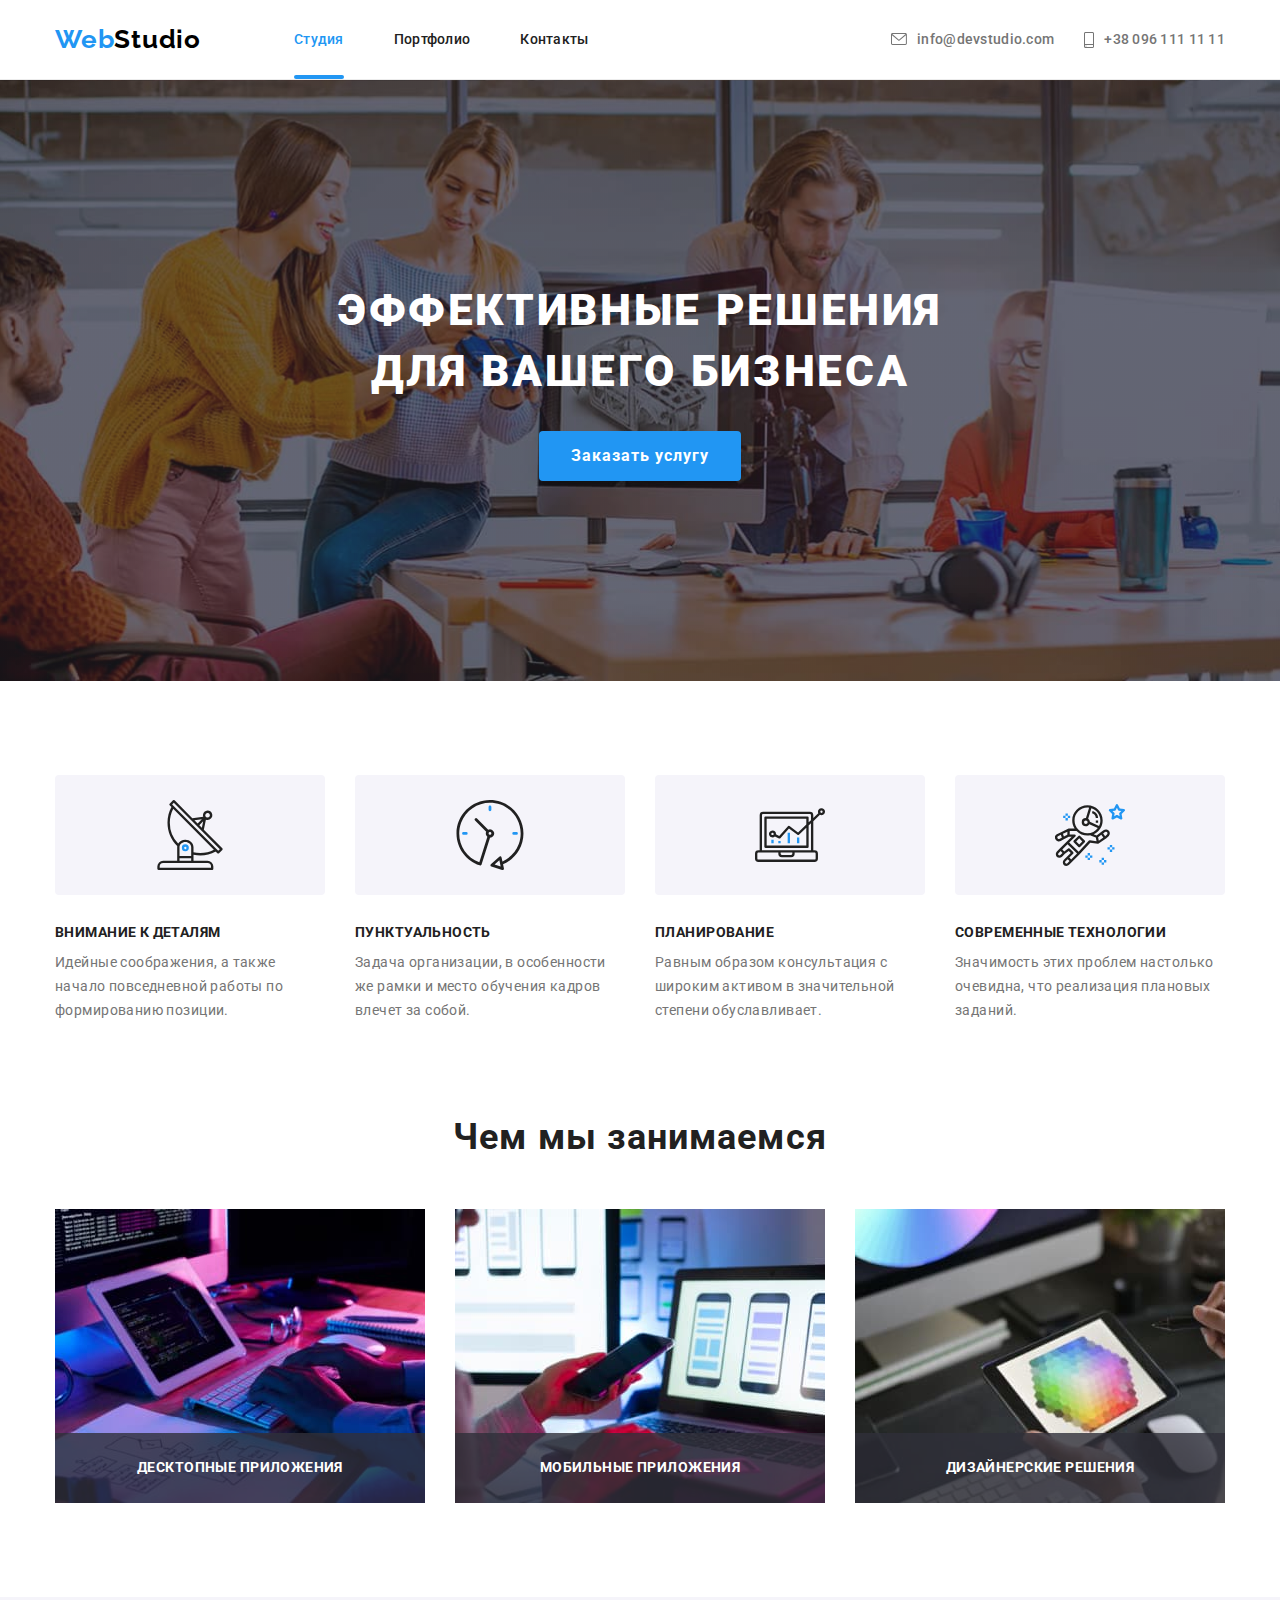
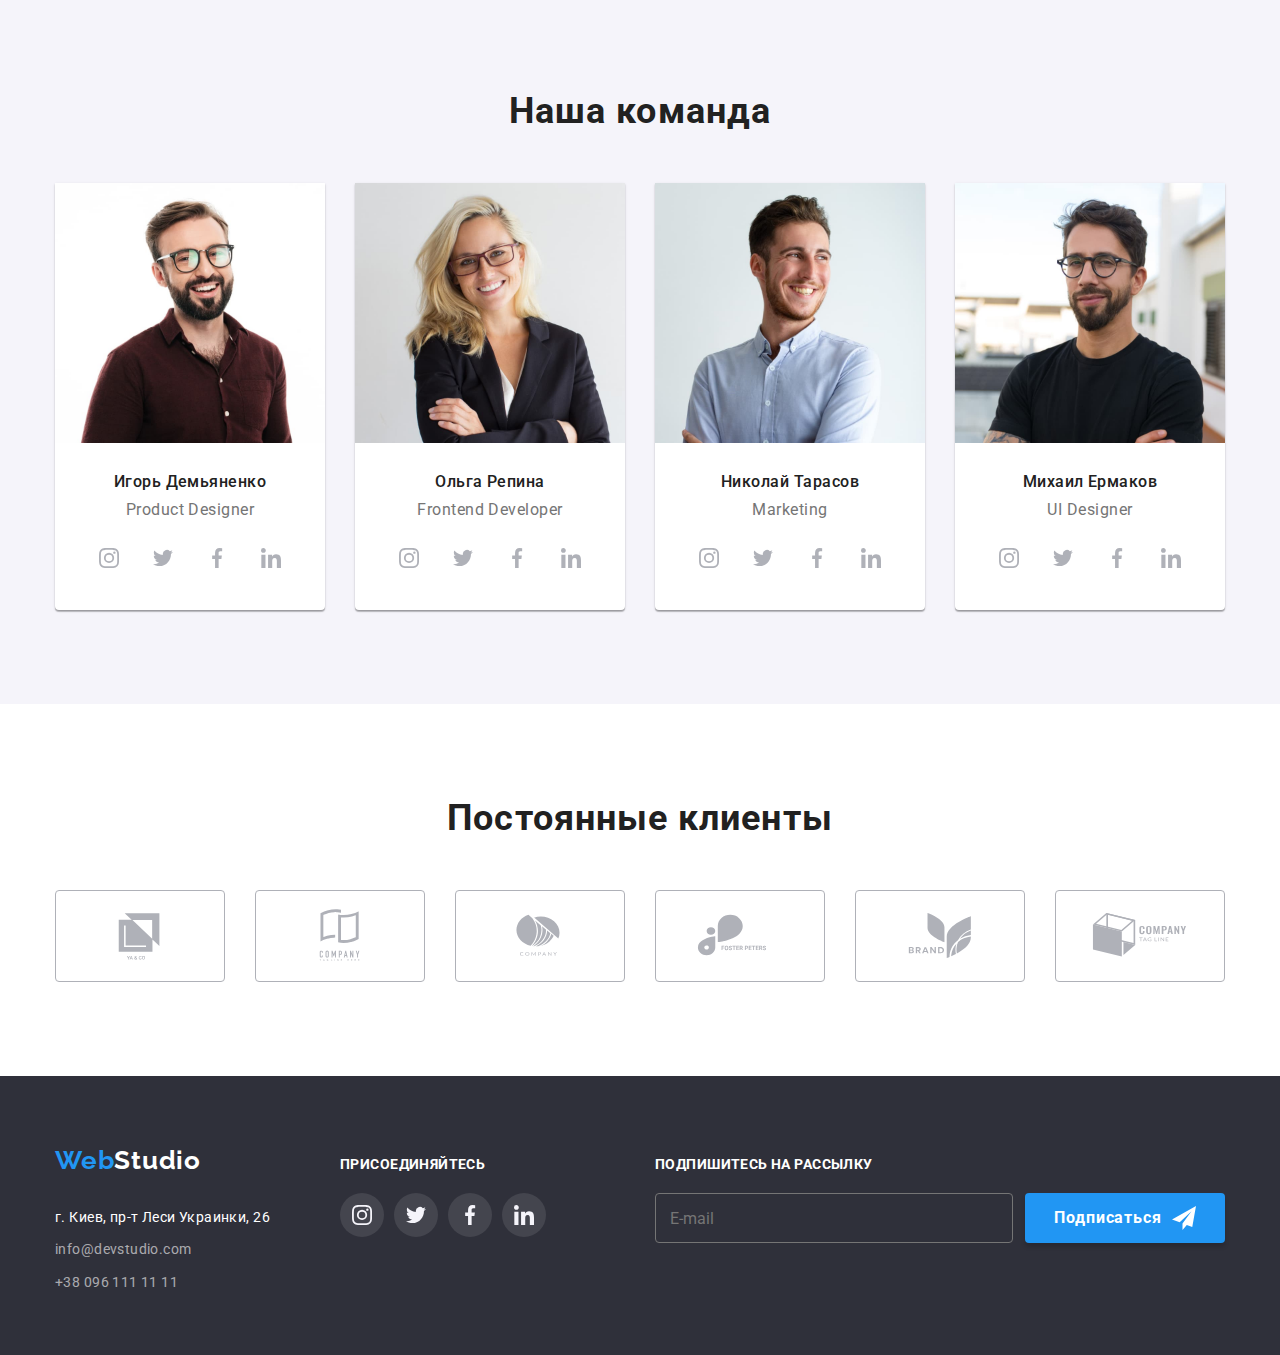
<file: index.html>
<!DOCTYPE html>
<html lang="ru">
<head>
	<meta charset="UTF-8">
	<meta http-equiv="X-UA-Compatible" content="IE=edge">
	<meta name="viewport" content="width=device-width, initial-scale=1.0">
	<title>Projects</title>
		<link href="https://fonts.googleapis.com/css2?family=Raleway:wght@700&family=Roboto:wght@400;500;700;900&display=swap" rel="stylesheet">
		<link
		rel="stylesheet"
		href="https://cdnjs.cloudflare.com/ajax/libs/modern-normalize/1.0.0/modern-normalize.min.css"
	  />
		<link rel="stylesheet" href="./css/styles.css">
</head>
<body>
	
	<!--Шапка сайта-->

	
	<header class="page-header line-up">
		<div class="container line-up">
			<!-- Nav -->
		<nav class="page-header__nav">
		<a class="logo" href="./index.html">Web<span class="page-header__text">Studio</span></a>
		<ul class="site-nav line-up">
			<li class="site-nav__item"> <a class="site-nav__link active" href="./index.html">Студия</a> </li>
			<li class="site-nav__item"><a class="site-nav__link" href="./portfolio.html">Портфолио</a></li>
			<li class="site-nav__item"><a class="site-nav__link" href="">Контакты</a></li>
		</ul>
	</nav>

<!-- Contakt -->

		<ul class="contakt">
	
			<li class="contakt__item"> 
			<a class="contakt__link" href="mailto:info@devstudio.com"><svg class="contakt__icon" width="16" height="12">
				<use href="./images/symbol-defs.svg#icon-envelope"></use>
			</svg>info@devstudio.com</a> 
		</li>

			<li class="contakt__item"> <a class="contakt__link" href="tel:+380961111111"><svg class="contakt__icon" width="10" height="16">
			<use href="./images/symbol-defs.svg#icon-smartphone"></use>
		</svg>+38 096 111 11 11</a> </li>
		</ul>
</div>
	</header>


	<!--Герой-->
<main>
		<section class="hero">
			<div class="container">
			<h1 class="hero__title">Эффективные решения <br> для вашего бизнеса</h1>
			
			<button data-modal-open class="hero__button" type="button">Заказать услугу</button> 
			 </div>
		</section>

		<!--Переваги-->
		
		<section class="benefits section">
			<div class="container">
			<h2 class="visually__hidden"> Переваги</h2>


			<ul class="benefits__content" >	
			<li class="benefits__item list"> <div class="benefits__block img__center"><svg class="benefits__icon" height="70" width="70">
				<use href="./images/symbol-defs.svg#icon-antenna-1"></use>
			</svg></div> <h3 class="benefits__title" >Внимание к деталям</h3> <p class="benefits__text">Идейные соображения, а также начало повседневной работы по формированию позиции.</p> </li>
			<li class="benefits__item list"><div class="benefits__block img__center"><svg class="benefits__icon" height="70" width="70">
				<use href="./images/symbol-defs.svg#icon-clock-1"></use>
			</svg></div><h3 class="benefits__title">Пунктуальность</h3> <p class="benefits__text">Задача организации, в особенности же рамки и место обучения кадров влечет за собой.</p> </li>
			<li class="benefits__item list"><div class="benefits__block img__center"><svg class="benefits__icon" height="70" width="70">
				<use href="./images/symbol-defs.svg#icon-diagram-1"></use>
			</svg></div><h3 class="benefits__title">Планирование</h3> <p class="benefits__text">Равным образом консультация с широким активом в значительной степени обуславливает.</p> </li>
			<li class="benefits__item list"><div class="benefits__block img__center"><svg class="benefits__icon" height="70" width="70">
				<use href="./images/symbol-defs.svg#icon-astronaut-1"></use>
			</svg></div><h3 class="benefits__title">Современные технологии</h3> <p class="benefits__text">Значимость этих проблем настолько очевидна, что реализация плановых заданий.</p> </li>
		</ul>
	</div>
		</section>

		<!--Чим ми заніиаємось-->
		
		<section class="work section">
			<div class="container">
			<h2 class="main__title">Чем мы занимаемся</h2>
			<ul class="work__content" >
				<li class="work__item list"> <div class="work__icon"><img src="./images/img.jpg" alt="Фото" width="370" height="294"> <p class="work__text">Десктопные приложения</p> </div></li>
				<li class="work__item list"> <div class="work__icon"> <img src="./images/img(1).jpg" alt="Фото" width="370" height="294"> <p class="work__text">Мобильные приложения</p> </div></li>
				<li class="work__item list"><div class="work__icon"><img src="./images/img(2).jpg" alt="Фото" width="370" height="294"> <p class="work__text">Дизайнерские решения</p> </div></li>
			</ul>
		</div>
		</section>

		<!--Команда-->
		
		<section class="team section ">
			<div class="container">
			<h2 class="main__title">Наша команда</h2>
			
				<ul class="team__content">
				<li class="team__item list">
					<img src="./images/img(3).jpg" alt="Product Designer" width="270" height="260"><div class="team__block"><h3 class="team__title">Игорь Демьяненко</h3> <p class="team__text">Product Designer</p>
					<ul class="team__social-block">
						<li class="team__social-item"><a href="#" class="team__social-link img__center">
						<svg class="team__social-icon" width="20" height="20">
								<use href="./images/symbol-defs.svg#icon-instagram-2"></use>
						</svg>
					</a></li>
					<li class="team__social-item"><a href="#" class="team__social-link img__center">
						<svg class="team__social-icon" width="20" height="20">
								<use href="./images/symbol-defs.svg#icon-twitter-1"></use>
						</svg>
					</a></li>
					<li class="team__social-item"><a href="#" class="team__social-link img__center">
						<svg class="team__social-icon" width="20" height="20">
								<use href="./images/symbol-defs.svg#icon-facebook-1"></use>
						</svg>
					</a></li>
					<li class="team__social-item"><a href="#" class="team__social-link img__center">
						<svg class="team__social-icon" width="20" height="20">
								<use href="./images/symbol-defs.svg#icon-linkedin-1"></use>
						</svg>
					</a>
				</ul></li>
				
						<li class="team__item list"><img src="./images/img(4).jpg" alt="Frontend Developer" width="270" height="260"><div class="team__block"><h3 class="team__title">Ольга Репина</h3> <p class="team__text">Frontend Developer</p>
							<ul class="team__social-block">
					<li class="team__social-item"><a href="#" class="team__social-link img__center">
					<svg class="team__social-icon" width="20" height="20">
							<use href="./images/symbol-defs.svg#icon-instagram-2"></use>
					</svg>
				</a></li>
				<li class="team__social-item"><a href="#" class="team__social-link img__center">
					<svg class="team__social-icon" width="20" height="20">
							<use href="./images/symbol-defs.svg#icon-twitter-1"></use>
					</svg>
				</a></li>
				<li class="team__social-item"><a href="#" class="team__social-link img__center">
					<svg class="team__social-icon" width="20" height="20">
							<use href="./images/symbol-defs.svg#icon-facebook-1"></use>
					</svg>
				</a></li>
				<li class="team__social-item"><a href="#" class="team__social-link img__center">
					<svg class="team__social-icon" width="20" height="20">
							<use href="./images/symbol-defs.svg#icon-linkedin-1"></use>
					</svg>
				</a>
			</ul></li>

				<li class="team__item list"><img src="./images/img(5).jpg" alt="Marketing" width="270" height="260"><div class="team__block"><h3 class="team__title">Николай Тарасов</h3> <p class="team__text">Marketing</p>
					<ul class="team__social-block">
					<li class="team__social-item"><a href="#" class="team__social-link img__center">
					<svg class="team__social-icon" width="20" height="20">
							<use href="./images/symbol-defs.svg#icon-instagram-2"></use>
					</svg>
				</a></li>
				<li class="team__social-item"><a href="#" class="team__social-link img__center">
					<svg class="team__social-icon" width="20" height="20">
							<use href="./images/symbol-defs.svg#icon-twitter-1"></use>
					</svg>
				</a></li>
				<li class="team__social-item"><a href="#" class="team__social-link img__center">
					<svg class="team__social-icon" width="20" height="20">
							<use href="./images/symbol-defs.svg#icon-facebook-1"></use>
					</svg>
				</a></li>
				<li class="team__social-item"><a href="#" class="team__social-link img__center">
					<svg class="team__social-icon" width="20" height="20">
							<use href="./images/symbol-defs.svg#icon-linkedin-1"></use>
					</svg>
				</a>
			</ul></li>

				<li class="team__item list"><img src="./images/img(6).jpg" alt="UI Designer" width="270" height="260"><div class="team__block"><h3 class="team__title">Михаил Ермаков</h3> <p class="team__text">UI Designer</p>
					<ul class="team__social-block">
					<li class="team__social-item"><a href="#" class="team__social-link img__center">
					<svg class="team__social-icon" width="20" height="20">
							<use href="./images/symbol-defs.svg#icon-instagram-2"></use>
					</svg>
				</a></li>
				<li class="team__social-item"><a href="#" class="team__social-link img__center">
					<svg class="team__social-icon" width="20" height="20">
							<use href="./images/symbol-defs.svg#icon-twitter-1"></use>
					</svg>
				</a></li>
				<li class="team__social-item"><a href="#" class="team__social-link img__center">
					<svg class="team__social-icon" width="20" height="20">
							<use href="./images/symbol-defs.svg#icon-facebook-1"></use>
					</svg>
				</a></li>
				<li class="team__social-item"><a href="#" class="team__social-link img__center">
					<svg class="team__social-icon" width="20" height="20">
							<use href="./images/symbol-defs.svg#icon-linkedin-1"></use>
					</svg>
				</a>
			</ul></li>
			</ul>
		</div>
		</section>








<!-- Клієнти -->
		<section class="clients section">
			<div class="container">
<h2 class="main__title">Постоянные клиенты</h2>
<ul class="clients__content">
		<li class="clients__item">
			<a href="#" class="clients__link img__center">
				<svg class="clients__icon" width="106" height="60">
					<use href="./images/symbol-defs.svg#icon-Logo">

					</use>
				</svg>
			</a>
		</li>

		
		<li class="clients__item"><a href="#" class="clients__link img__center">
			<svg class="clients__icon" width="106" height="60">
				<use href="./images/symbol-defs.svg#icon-Logo-1">

				</use>
			</svg>
		</a>
	</li>
		<li class="clients__item"><a href="#" class="clients__link img__center">
			<svg class="clients__icon" width="106" height="60">
				<use href="./images/symbol-defs.svg#icon-Logo-2">

				</use>
			</svg>
		</a>
	</li>
		<li class="clients__item"><a href="#" class="clients__link img__center">
			<svg class="clients__icon" width="106" height="60">
				<use href="./images/symbol-defs.svg#icon-Logo-3">

				</use>
			</svg>
		</a>
	</li>
		<li class="clients__item"><a href="#" class="clients__link img__center">
			<svg class="clients__icon" width="106" height="60">
				<use href="./images/symbol-defs.svg#icon-Logo-4">

				</use>
			</svg>
		</a>
	</li>
		<li class="clients__item"><a href="#" class="clients__link img__center">
			<svg class="clients__icon" width="106" height="60">
				<use href="./images/symbol-defs.svg#icon-Logo-5">

				</use>
			</svg>
		</a>
	</li>
</ul>

				</div>
			</section>


		</main>
			<!--Футер-->
			
			<footer class="footer">
				<div class="container">
		<div class="footer__info">
				<a class="logo footer__logo" href="#">Web<span class="footer__logo-text">Studio</span></a>
		
				<!-- Address -->

				<address class="footer__address">
					<ul class="address__list">
				<li class="address__item"><a class="address__map" href="https://www.google.com.ua/maps/place/%D0%B1%D1%83%D0%BB%D1%8C%D0%B2%D0%B0%D1%80+%D0%9B%D0%B5%D1%81%D1%96+%D0%A3%D0%BA%D1%80%D0%B0%D1%97%D0%BD%D0%BA%D0%B8,+26,+%D0%9A%D0%B8%D1%97%D0%B2,+02000/@50.4265841,30.5361971,17z/data=!3m1!4b1!4m5!3m4!1s0x40d4cf0e033ecbe9:0x57a4dffefec77da0!8m2!3d50.4265807!4d30.5383858!5m1!1e1?hl=uk"> г. Киев, пр-т Леси Украинки, 26 </a></li> 
				<li class="address__item"><a class="address__contact" href="mailto:info@devstudio.com">info@devstudio.com</a> </li>	
				<li class="address__item"><a class="address__contact" href="tel:+380961111111">+38 096 111 11 11</a> </li>	
	</ul>
			</address>
		</div>

<!-- Social -->

		<div class="footer__social">
				<h2 class="social__title">присоединяйтесь</h2>
	
			<ul class="social__list">
				<li class="social__item"><a href="#" class="social__link img__center">
						<svg class="social__icon" width="20" height="20">
								<use href="./images/symbol-defs.svg#icon-instagram-2"></use>
						</svg>
					</a></li>
					<li class="social__item"><a href="#" class="social__link img__center">
						<svg class="social__icon" width="20" height="20">
								<use href="./images/symbol-defs.svg#icon-twitter-1"></use>
						</svg>
					</a></li>
					<li class="social__item"><a href="#" class="social__link img__center">
						<svg class="social__icon" width="20" height="20">
								<use href="./images/symbol-defs.svg#icon-facebook-1"></use>
						</svg>
					</a></li>
					<li class="social__item"><a href="#" class="social__link img__center">
						<svg class="social__icon" width="20" height="20">
								<use href="./images/symbol-defs.svg#icon-linkedin-1"></use>
						</svg>
					</a></li>
				</ul>
			</div>

<!-- Footer form -->

			<div class="footer__form">
				<h2 class="social__title">Подпишитесь на рассылку</h2>
				<form class="js-speaker-form">
					<label for="mail"></label>
						<input class="form__email" placeholder="   E-mail" type="email" name="mail" id="mailfoot" autocomplete="off" />
						<button type="submit" class="form__button">Подписаться <svg class="form__icon-button"><use href="./images/icons (1).svg#icon-icon-send-1" width="24" heigth="24"></use></svg></button>
				</form>
			</div>
	</div>
		</footer>



















		<!-- Модальне вікно -->

		<div class="backdrop is-hidden" data-modal>
			<div class="modal">

<!-- Button close -->

				<button class="modal__button-colose" data-modal-close>
					<svg class="modal__button-icon">
						<use href="./images/symbol-x.svg#icon-close-black-18dp-2-1" width="18" heigth="18">
	
						</use>
					</svg>
	
				</button>
				<!-- Форми -->

		<form class="form" autocomplete="off">

			<!-- Title -->
					
					<h2 class="modal__title">Оставьте свои данные, мы вам перезвоним</h2>

		<!-- modal data  -->	

					<ul>
					<li class="modal__form-item">
						<label class="modal__form-label" for="name">Имя</label>
								
							<span class="modal__form-block">
							<input class="modal__form-input" placeholder=" " type="text" name="name" id="name" autocomplete="off">
									<svg class="modal__form-icon">
										<use href="./images/icons (1).		svg#icon-person-black-18dp-1-1" width="18" heigth="18">
										</use>
									</svg>
							</span>
					</li>

					<li class="modal__form-item">
						<label class="modal__form-labell" for="tel">Телефон</label>
					
							<span class="modal__form-block">
							<input class="modal__form-input" placeholder=" " type="tel" name="tel" id="tel" autocomplete="off">
									<svg class="modal__form-icon">
										<use href="./images/icons (1).svg#icon-phone-black-18dp-1-1" width="18" heigth="18">
										</use>
									</svg>
					</li>

					<li class="modal__form-item">
						
						<label class="modal__form-label" for="mail">Почта</label>
		
								<span class="modal__form-block">
								<input class="modal__form-input" placeholder=" " type="email" name="mail" id="mail" autocomplete="off">
									<svg class="modal__form-icon">
										<use href="./images/icons (1).svg#icon-email-black-18dp-1-1" width="18" heigth="18">
										</use>
									</svg>
								</span>
					</li>

					<!-- Coment -->

					<li class="modal__form-item">
						<label for="modal__coment">Комментарий</label>
						<textarea  class="modal__textarea" placeholder="Введите текст" name="coment" id="coment"  rows="10"></textarea>
					</li>

					<!-- Checkbox -->

					<li class="modal__form-item">
						<label class="modal__label-check">
							<input  class="modal__input-checkbox" type="checkbox" name="topic" value="text"/> 
							<span class="modal__checkbox-icon"> </span>
							Соглашаюсь с рассылкой и принимаю  <a class="modal__checkbox-link" href="">Условия договора</a>
						</label>
					 </li>
					<!-- Button -->
					<li class="modal__form-item"><p class="modal__button"><button class="modal__field-button" type="submit">Отправить</button></p></li>
				</ul>
				
				</form>
			
			</div>
				</div>


				<script src="./js/modal.js"></script>
</body>
</html>
</file>
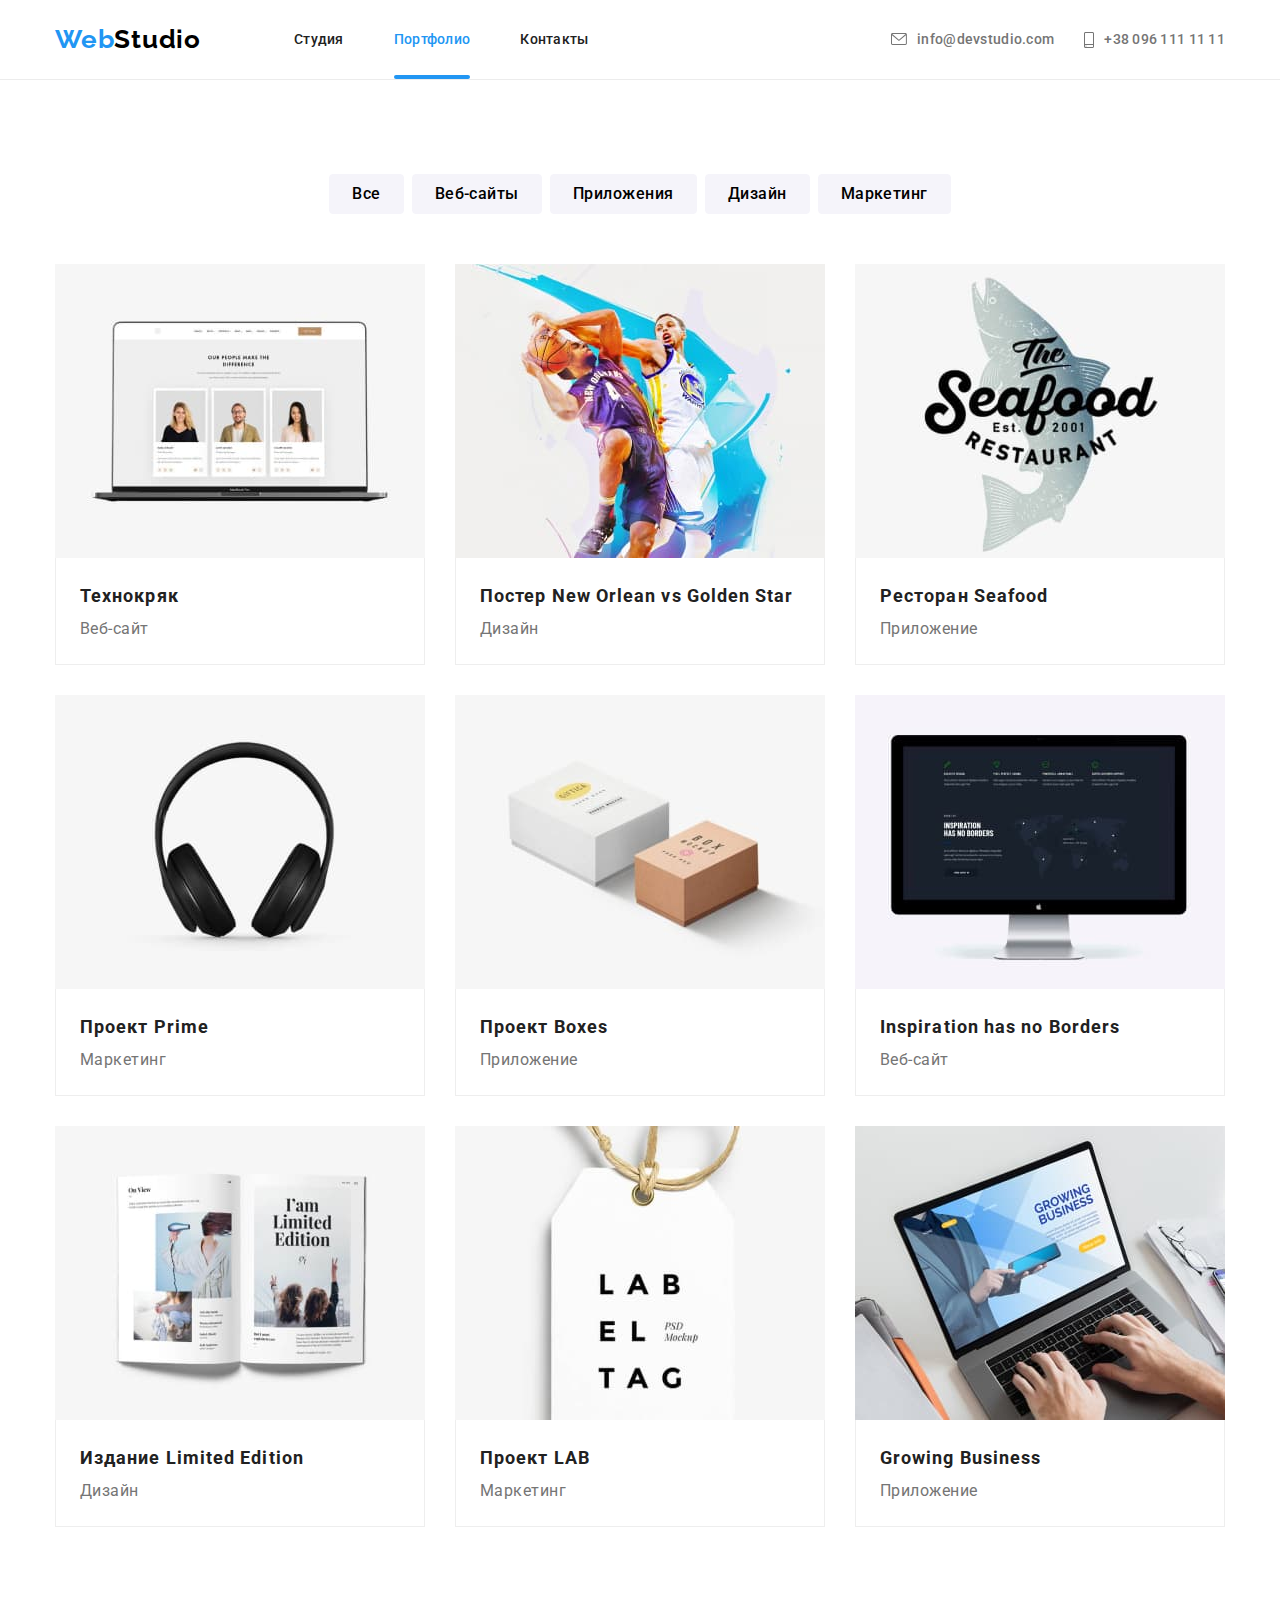
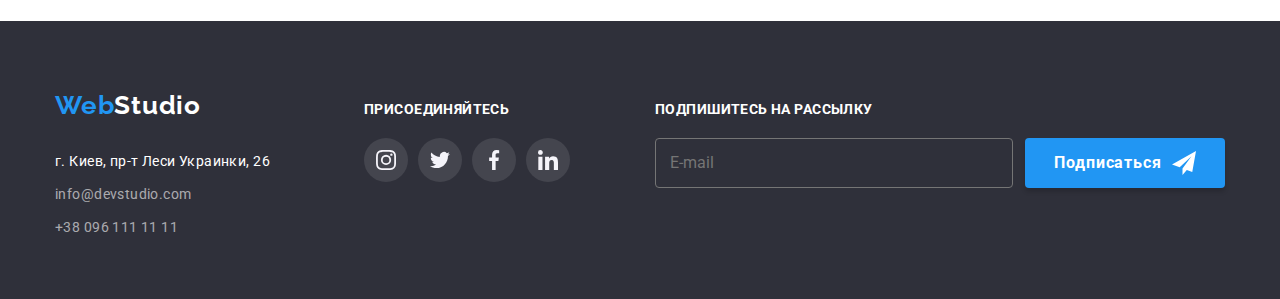
<file: portfolio.html>
<!DOCTYPE html>
<html lang="en">
<head>
	<meta charset="UTF-8">
	<meta http-equiv="X-UA-Compatible" content="IE=edge">
	<meta name="viewport" content="width=device-width, initial-scale=1.0">
	<title>Portfolio</title>
	<link href="https://fonts.googleapis.com/css2?family=Raleway:wght@700&family=Roboto:wght@400;500;700;900&display=swap" rel="stylesheet">
	<link
	rel="stylesheet"
	href="https://cdnjs.cloudflare.com/ajax/libs/modern-normalize/1.0.0/modern-normalize.min.css"
  />
	<link rel="stylesheet" href="./css/styles.css">
</head>
<body>
	
	<!--Шапка сайта-->
	

	<header class="page-header line-up">
		<div class="container line-up">
			<!-- Nav -->
		<nav class="page-header__nav">
		<a class="logo" href="./index.html">Web<span class="page-header__text">Studio</span></a>
		<ul class="site-nav line-up">
			<li class="site-nav__item"> <a class="site-nav__link" href="./index.html">Студия</a> </li>
			<li class="site-nav__item"><a class="site-nav__link active" href="./portfolio.html">Портфолио</a></li>
			<li class="site-nav__item"><a class="site-nav__link" href="">Контакты</a></li>
		</ul>
	</nav>

<!-- Contakt -->

		<ul class="contakt">
	
			<li class="contakt__item"> 
			<a class="contakt__link" href="mailto:info@devstudio.com"><svg class="contakt__icon" width="16" height="12">
				<use href="./images/symbol-defs.svg#icon-envelope"></use>
			</svg>info@devstudio.com</a> 
		</li>

			<li class="contakt__item"> <a class="contakt__link" href="tel:+380961111111"><svg class="contakt__icon" width="10" height="16">
			<use href="./images/symbol-defs.svg#icon-smartphone"></use>
		</svg>+38 096 111 11 11</a> </li>
		</ul>
</div>
	</header>

	<!--main-->
	<main class="portfolio">
		
		<!--Button-->
		
		<section>

			<div class="container">
			<h1 class="visually__hidden">Портфоліо</h1>
			<ul class="menu">
				<li class="menu__item list"><button class="menu__button"  type="button">Все</button> </li>
				<li class="menu__item list"><button class="menu__button" type="button">Веб-сайты</button></li>
				<li class="menu__item list"><button class="menu__button" type="button">Приложения</button></li>
				<li class="menu__item list"><button class="menu__button" type="button">Дизайн</button></li >
				<li class="menu__item list"><button class="menu__button" type="button">Маркетинг</button></li>
				
			</ul>
		
		<!--Portfolio content-->
			<ul class="portfolio-content">
				<li class="portfolio-content__item list"><a class="portfolio-content__link" href="#"><div class="portfolio-content__block"><img src="./images/img(7).jpg" alt="вебсайт" width="370" height="294"><div class="portfolio-content__overlay"><p class="portfolio-content__text">Ресурс предлагает комплексные предложения с разным уровнем функционала и сервисов. Все это позволит посетителю получить исчерпывающие сведения о компании или частном лице.</p></div></div><div class="portfolio-content__info"><h2 class="info__titl">Технокряк</h2><p class="info__text">Веб-сайт</p></div> </a></li>

				<li class="portfolio-content__item list"><a class="portfolio-content__link" href="#"><div class="portfolio-content__block"><img src="./images/img(8).jpg" alt="вебсайт" width="370" height="294"><div class="portfolio-content__overlay"><p class="portfolio-content__text">Ресурс предлагает комплексные предложения с разным уровнем функционала и сервисов. Все это позволит посетителю получить исчерпывающие сведения о компании или частном лице.</p></div></div><div class="portfolio-content__info"><h2 class="info__titl">Постер New Orlean vs Golden Star</h2><p class="info__text">Дизайн</p></div> </a></li>

				<li class="portfolio-content__item list"><a class="portfolio-content__link" href="#"><div class="portfolio-content__block"><img src="./images/img(9).jpg" alt="вебсайт" width="370" height="294"><div class="portfolio-content__overlay"><p class="portfolio-content__text">Ресурс предлагает комплексные предложения с разным уровнем функционала и сервисов. Все это позволит посетителю получить исчерпывающие сведения о компании или частном лице.</p></div></div><div class="portfolio-content__info"><h2 class="info__titl">Ресторан Seafood</h2><p class="info__text">Приложение</p></div> </a></li>

				<li class="portfolio-content__item list"><a class="portfolio-content__link" href="#"><div class="portfolio-content__block"><img src="./images/img(10).jpg" alt="вебсайт" width="370" height="294"><div class="portfolio-content__overlay"><p class="portfolio-content__text">Ресурс предлагает комплексные предложения с разным уровнем функционала и сервисов. Все это позволит посетителю получить исчерпывающие сведения о компании или частном лице.</p></div></div><div class="portfolio-content__info"><h2 class="info__titl">Проект Prime</h2><p class="info__text">Маркетинг</p></div> </a></li>

				<li class="portfolio-content__item list"><a class="portfolio-content__link" href="#"><div class="portfolio-content__block"><img src="./images/img(11).jpg" alt="вебсайт" width="370" height="294"><div class="portfolio-content__overlay"><p class="portfolio-content__text">Ресурс предлагает комплексные предложения с разным уровнем функционала и сервисов. Все это позволит посетителю получить исчерпывающие сведения о компании или частном лице.</p></div></div><div class="portfolio-content__info"><h2 class="info__titl">Проект Boxes</h2><p class="info__text">Приложение</p></div> </a></li>

				<li class="portfolio-content__item list"><a class="portfolio-content__link" href="#"><div class="portfolio-content__block"><img src="./images/img(12).jpg" alt="вебсайт" width="370" height="294"><div class="portfolio-content__overlay"><p class="portfolio-content__text">Ресурс предлагает комплексные предложения с разным уровнем функционала и сервисов. Все это позволит посетителю получить исчерпывающие сведения о компании или частном лице.</p></div></div><div class="portfolio-content__info"><h2 class="info__titl">Inspiration has no Borders</h2><p class="info__text">Веб-сайт</p></div> </a></li>

				<li class="portfolio-content__item list"><a class="portfolio-content__link" href="#"><div class="portfolio-content__block"><img src="./images/img(13).jpg" alt="вебсайт" width="370" height="294"><div class="portfolio-content__overlay"><p class="portfolio-content__text">Ресурс предлагает комплексные предложения с разным уровнем функционала и сервисов. Все это позволит посетителю получить исчерпывающие сведения о компании или частном лице.</p></div></div><div class="portfolio-content__info"><h2 class="info__titl">Издание Limited Edition</h2><p class="info__text">Дизайн</p></div> </a></li>

				<li class="portfolio-content__item list"><a class="portfolio-content__link" href="#"><div class="portfolio-content__block"><img src="./images/img(14).jpg" alt="вебсайт" width="370" height="294"><div class="portfolio-content__overlay"><p class="portfolio-content__text">Ресурс предлагает комплексные предложения с разным уровнем функционала и сервисов. Все это позволит посетителю получить исчерпывающие сведения о компании или частном лице.</p></div></div><div class="portfolio-content__info"><h2 class="info__titl">Проект LAB</h2><p class="info__text">Маркетинг</p></div> </a></li>
				
				<li class="portfolio-content__item list"><a class="portfolio-content__link" href="#"><div class="portfolio-content__block"><img src="./images/img(15).jpg" alt="вебсайт" width="370" height="294"><div class="portfolio-content__overlay"><p class="portfolio-content__text">Ресурс предлагает комплексные предложения с разным уровнем функционала и сервисов. Все это позволит посетителю получить исчерпывающие сведения о компании или частном лице.</p></div></div><div class="portfolio-content__info"><h2 class="info__titl">Growing Business</h2><p class="info__text">Приложение</p></div> </a></li>
			</ul>
			</div>
		</section>
	</main>
	<!--Footer-->
	<footer class="footer">
		<div class="container">
<div class="footer__info">
		<a class="logo" href="#">Web<span class="footer__logo-text">Studio</span></a>

		<!-- Address -->

		<address class="footer__address">
			<ul class="address__list">
		<li class="address__item"><a class="address__map" href="https://www.google.com.ua/maps/place/%D0%B1%D1%83%D0%BB%D1%8C%D0%B2%D0%B0%D1%80+%D0%9B%D0%B5%D1%81%D1%96+%D0%A3%D0%BA%D1%80%D0%B0%D1%97%D0%BD%D0%BA%D0%B8,+26,+%D0%9A%D0%B8%D1%97%D0%B2,+02000/@50.4265841,30.5361971,17z/data=!3m1!4b1!4m5!3m4!1s0x40d4cf0e033ecbe9:0x57a4dffefec77da0!8m2!3d50.4265807!4d30.5383858!5m1!1e1?hl=uk"> г. Киев, пр-т Леси Украинки, 26 </a></li> 
		<li class="address__item"><a class="address__contact" href="mailto:info@devstudio.com">info@devstudio.com</a> </li>	
		<li class="address__item"><a class="address__contact" href="tel:+380961111111">+38 096 111 11 11</a> </li>	
</ul>
	</address>
</div>

<!-- Social -->

<div class="footer__social">
		<h2 class="social__title">присоединяйтесь</h2>

	<ul class="social__list">
		<li class="social__item"><a href="#" class="social__link img__center">
				<svg class="social__icon" width="20" height="20">
						<use href="./images/symbol-defs.svg#icon-instagram-2"></use>
				</svg>
			</a></li>
			<li class="social__item"><a href="#" class="social__link img__center">
				<svg class="social__icon" width="20" height="20">
						<use href="./images/symbol-defs.svg#icon-twitter-1"></use>
				</svg>
			</a></li>
			<li class="social__item"><a href="#" class="social__link img__center">
				<svg class="social__icon" width="20" height="20">
						<use href="./images/symbol-defs.svg#icon-facebook-1"></use>
				</svg>
			</a></li>
			<li class="social__item"><a href="#" class="social__link img__center">
				<svg class="social__icon" width="20" height="20">
						<use href="./images/symbol-defs.svg#icon-linkedin-1"></use>
				</svg>
			</a></li>
		</ul>
	</div>

<!-- Footer form -->

	<div class="footer__form">
		<h2 class="social__title">Подпишитесь на рассылку</h2>
		<form class="js-speaker-form">
			<label for="mail"></label>
				<input class="form__email" placeholder="   E-mail" type="email" name="mail" id="mailfoot" autocomplete="off" />
				<button type="submit" class="form__button">Подписаться <svg class="form__icon-button"><use href="./images/icons (1).svg#icon-icon-send-1" width="24" heigth="24"></use></svg></button>
		</form>
	</div>
</div>
</footer>
</body>
</html>
</file>
<file: css/styles.css>
:root {
	--accent-color: #2196f3;
	--accent-color-text: #212121;
	--color-text: #ffffff;
	--color-fone: #757575;
	--color-text-button: #f5f4fa;
  }
  
  body {
	font-family: Roboto, sans-serif;
	color: var(--accent-color-text);
  }
  
  
  
  .content {
	width: 1600px;
	margin: 0 auto;
	background-color: var(--color-text);
  }
  
  h1,
  h2,
  h3,
  p {
	margin: 0;
  }
  
  img {
	display: block;
	max-width: 100%;
	height: auto;
  }
  
  a, li{
	list-style: none;
	text-decoration: none;
  }
  
  .list {
	  list-style: none;
	}
  
  ul {
	margin: 0;
	padding-left: 0;
  }
  
  .container {
	width: 1200px;
	margin: 0 auto;
	padding-left: 15px;
	padding-right: 15px;
  }
  
  .line-up {
	display: flex;
	align-items: center;
  }
  
  .section {
	padding-top: 94px;
	padding-bottom: 94px;
	
  }
  
  /*Шапка сайта Header*/
  .page-header {
	  z-index: 2;
	position: fixed;
   height: 80px;
	 width: 100%;
	top: 0;
	left: 0;
	
	background-color: var(--color-text);
   border-bottom: 1px solid #ececec;
  
  }
  
  /* Nav */
  
  .page-header__nav {
   display: flex;
  align-items: center;
   
  }
  
  .logo { 
	  font-family: Raleway, sans-serif;
	margin-right: 93px;
	 font-weight: 700;
	font-size: 26px;
	line-height: 1.9;
	letter-spacing: 0.03em;
	color: var(--accent-color);
	text-decoration: none;
  }
  
  .page-header__text {
	color: #000000;
  }
  
  .site-nav {
	  display: flex;
  
	margin-top: 0;
	margin-bottom: 0;
   
	font-weight: 500;
	font-size: 14px;
	line-height: 1.14;
	letter-spacing: 0.02em;
	list-style: none;
  }
  .site-nav__item {
	margin-right: 50px;
  }
  .site-nav__item:last-child {
	margin-right: 0;
  }
  .site-nav__link {
		  position: relative;
	color: var(--accent-color-text);
	text-decoration: none;
	padding-top: 20px;
	padding-bottom: 20px;
	transition-property: color;
	transition-duration: 250ms;
	transition-timing-function: cubic-bezier(0.4, 0, 0.2, 1);
	
  }
  
  .site-nav__link.active {
	color: var(--accent-color);
  }
  
  .active::after{
  
	  position: absolute;
	  content: "";
	  display: block; 
	  width: 100%;
	  height: 4px;
	  background-color: var(--accent-color);
  border-radius: 2px;
	  bottom: -12px;
	  left: 0;
  
  }
  
  .site-nav__link:hover,
  .site-nav__link:focus{
	  color: var(--accent-color);
  }
  
  /*Контакти Contakt */
  
  .contakt__link:hover .contakt__icon,
  .contakt__link:focus .contakt__icon{
	fill: var(--accent-color);
	}
  
	.contakt__icon{
		margin-right: 10px;
		transition-property: fill;
	transition-duration: 250ms;
	transition-timing-function: cubic-bezier(0.4, 0, 0.2, 1);
	}
  
  .contakt {
	align-items: center;
	margin-top: 0;
	margin-bottom: 0;
	display: flex;
	font-weight: 500;
	font-size: 14px;
	line-height: 1.14;
	letter-spacing: 0.02em;
	list-style: none;
	margin-left: auto;
  }
  
  .contact__item{
	  margin-right: 10px;
  }
  
  .contakt__item {
	margin-right: 30px;
  }
  .contakt__item:last-child {
	margin-right: 0px;
  }
  
  .contakt__link {
	color: var(--color-fone);
	text-decoration: none;
	padding-top: 20px;
	padding-bottom: 20px;
		display: flex;
	  align-items: center;
	transition-property: color;
	transition-duration: 250ms;
	transition-timing-function: cubic-bezier(0.4, 0, 0.2, 1);
  }
  
  .contakt__link:hover,
  .contakt__link:focus {
	color: var(--accent-color);
  }
  
  .contakt__icon{
	  fill: var(--color-fone);
  }
  
  /* Герой/hero*/
  
  .hero {
	padding-top: 200px;
	padding-bottom: 200px;
	margin: 80px  auto 0;
  
	
	text-align: center;
	max-width: 1600px;
  
	background-color: #C4C4C4;
	background-image: linear-gradient(
	  to right,
	  rgba(47, 48, 58, 0.4),
  rgba(47, 48, 58, 0.4)
  ),
  url("../images/Img (20).jpg");
  background-position: center;
  background-repeat: repeat;
  background-size: cover; 
  }
  
  
  .hero__title {
	margin-top: 0px;
	margin-bottom: 0px;
	margin-bottom: 30px;
	font-weight: 900;
	font-size: 44px;
	line-height: 1.38;
	letter-spacing: 0.06em;
	text-transform: uppercase;
	color: var(--color-text);
  }
  
  .hero__button {
	display: inline-block;
	padding: 10px 32px;
	min-width: 200px;
	font-family: Roboto, sans-serif;
	font-weight: 700;
	font-size: 16px;
	line-height: 1.87;
	align-items: center;
	letter-spacing: 0.06em;
	color: var(--color-text);
	cursor: pointer;
	background-color: var(--accent-color);
	box-shadow: 0px 4px 4px rgba(0, 0, 0, 0.15);
	border-radius: 4px;
	border: transparent;
  }
  
  /* Переваги/benefits*/
	
	.benefits__content {
	  display: flex;
	}
  
	
  
	.benefits__item:last-child{
		margin-right: 0;
	   
	}
  
	.benefits__block{
		width: 270px;
		height: 120px;
		margin: auto;
		margin-bottom: 30px;
		border-radius: 4px;
		background-color: var(--color-text-button);
	}
  
	.benefits__icon{
		display: block;
	   
	}
  
	.img__center{
		display: flex;
		align-items: center;
		justify-content: center;
	  
	}
  
	
	.visually__hidden {
	  position: absolute;
	  width: 1px;
	  height: 1px;
	  margin: -1px;
	  border: 0;
	  padding: 0;
	  clip: rect(0 0 0 0);
	  overflow: hidden;
	}
	
	.benefits__item {
	  display: inline-block;
	  margin-right: 30px;
	}
	
	.benefits__title {
	  margin-bottom: 10px;
	  font-weight: 700;
	  font-size: 14px;
	  line-height: 1.14;
	  letter-spacing: 0.03em;
	  text-transform: uppercase;
	}
	
	.benefits__text {
	  width: 270px;
	  font-size: 14px;
	  line-height: 1.71;
	  letter-spacing: 0.03em;
	  color: var(--color-fone);
	}
  
  /* Чим ми заніиаємось */
  
  .work {
	padding-top: 0;
  }
  
  .main__title {
	margin-bottom: 50px;
	font-weight: 700;
	font-size: 36px;
	line-height: 1.16;
	text-align: center;
	letter-spacing: 0.03em;
  }
  
  .work__content {
	display: flex;
  }
  
  .work__content .work__item {
	margin-right: 30px;
  }
  .work__item:last-child {
	margin-right: 0;
  }
  
  .work__item {
	display: inline-block;
  }
  
  .work__icon{
	  position: relative;
  
  }
  .work__text {
  display: flex;
  align-items: center;
  justify-content: center;
  position: absolute;
  font-weight: 700;
  font-size: 14px;
  line-height: 1.14;
  letter-spacing: 0.03em;
  bottom: 0;
  width: 100%;
  height: 70px;
  text-transform: uppercase;
	  
  color: var(--color-text);
	  background: rgba(47, 48, 58, 0.8);
  }
  
  /* Команда */
  
  .team {
	background-color: var(--color-text-button);
  }
  
  .team__content {
	padding-left: 0;
	display: flex;
  }
  
  .team__content .team__item {
	margin-right: 30px;
  }
  
  .team__content .team__item:last-child {
	margin-right: 0;
  }
  
  .team__item {
	display: inline-block;
	background: #ffffff;
	box-shadow: 0px 1px 3px rgba(0, 0, 0, 0.12), 0px 1px 1px rgba(0, 0, 0, 0.14),
	  0px 2px 1px rgba(0, 0, 0, 0.2);
	border-radius: 0px 0px 4px 4px;
  }
  
  .team__title {
	margin-bottom: 10px;
	text-align: center;
	font-weight: 500;
	font-size: 16px;
	line-height: 1.18;
	letter-spacing: 0.03em;
  }
  
  .team__block {
	padding-top: 30px;
	padding-bottom: 30px;
  }
  
  .team__text {
	text-align: center;
	font-size: 16px;
	line-height: 1.18;
	letter-spacing: 0.03em;
	color: var(--color-fone);
	margin-bottom: 16px;
  }
  
  
  /*Team social block */
  
  .team__social-block{
	  display: flex;
	  padding: 0;
  justify-content: center;
  }
  
  .team__social-item{
	  margin-right: 10px;
	  list-style: none;
	  }
  
	  .team__social-item:last-child{
		  margin-right: 0;
	  }
  
  .team__social-link{
	  padding: 0;
	  border: 0;
	  width: 44px;
	  height: 44px;
  margin-right: 10px;
  border-radius: 50%;
  transition-property: background-color;
  transition-duration: 250ms;
  transition-timing-function: cubic-bezier(0.4, 0, 0.2, 1);
  }
  
  .team__social-link:last-child{
	  margin-right: 0;
  }
  
  .team__social-link:hover .team__social-icon,
  .team__social-link:focus .team__social-icon{
	  fill: var(--color-text)
  }
  
  .team__social-link:hover,
  .team__social-link:focus{
	  background-color: var(--accent-color);
  }
  
  .team__social-icon{
  fill: #AFB1B8;
  padding: auto;	
  transition-property: fill;
  transition-duration: 250ms;
  transition-timing-function: cubic-bezier(0.4, 0, 0.2, 1);
  }
  
  /* Клієнти */
  
  .clients__content{
	  display: flex;
	  padding: 0;
	  list-style: none;
  }
  
  .clients__item{
  width: 170px;
  height: 92px;
  margin-right: 30px;
  }
  
  .clients__item:last-child{
	  margin-right: 0;
  }
  
  .clients__link{
  width: 100%;
  height: 100%;
  border: 1px solid #AFB1B8;
  border-radius: 4px;
  transition-property: border;
  transition-duration: 250ms;
  transition-timing-function: cubic-bezier(0.4, 0, 0.2, 1);
  }
  
  .clients__link:hover .clients__icon,
  .clients__link:focus .clients__icon{
	  fill: var(--accent-color)
  }
  
  .clients__link:hover,
  .clients__link:focus{
	  border: 1px solid #2196F3;
  }
  
  .clients__icon{
	  display: block;
	  fill: #AFB1B8;
	  transition-property: fill;
  transition-duration: 250ms;
  transition-timing-function: cubic-bezier(0.4, 0, 0.2, 1);
	  }
  
  /*----------------- footer----------------- */
  
  .footer {
	padding-top: 60px;
	padding-bottom: 60px;
	background-color: #2f303a;
  }
  
  .footer .container{
	  align-items: baseline;
	  display: flex;
  }
  
  .footer__logo{
	  margin-right: 0;
  }
  
  .footer__logo-text {
	color: var(--color-text);
  }
  
  
  /* Address */
  
  .footer__address {
	   margin-top: 20px;
	font-style: normal;
  }
  
  .address__list {
	list-style: none;
	font-size: 14px;
	line-height: 1.7;
	letter-spacing: 0.03em;
  }
  
  .address__item {
	margin-bottom: 9px;
  }
  
  .address__item:last-child {
	margin-bottom: 0;
  }
  
  .address__map {
	color: var(--color-text);
	text-decoration: none;
	transition-property: color;
	transition-duration: 250ms;
	transition-timing-function: cubic-bezier(0.4, 0, 0.2, 1);
  }
  
  .address__map:hover,
  .address__map:focus {
	color: var(--accent-color);
  }
  
  .address__contact {
	text-decoration: none;
	color: rgba(255, 255, 255, 0.6);
   transition-property: color;
   transition-duration: 250ms;
   transition-timing-function: cubic-bezier(0.4, 0, 0.2, 1);
  }
  
  .address__contact:hover,
  .address__contact:focus {
	color: var(--accent-color);
  }
  
  .footer__info{
  margin-right: 70px;
  }
  
  /* Social */
  
  .social__title{
	  font-weight: 700;
	  font-size: 14px;
	  line-height: 1.14;
	  letter-spacing: 0.03em;
	  text-transform: uppercase;
	  color: var(--color-text);
	  margin-bottom: 20px;
	  }
  
	  .social__list{
	  display: flex;
	  list-style: none;
	  }	
  
	  .social__link{
		  display: flex;
		  width: 44px;
		  height: 44px;
		  border-radius: 50%;
		  background-color: rgba(255, 255, 255, 0.1);;
	  transition-property: background-color;
	  transition-duration: 250ms;
	  transition-timing-function: cubic-bezier(0.4, 0, 0.2, 1);
	  }
  
	  .social__item:last-child{
		  margin-right: 0;
	  }
  
	  .social__item{
		  margin-right: 10px;
	  }
  
	  .social__icon{
  fill: var(--color-text-button);
	  }
  
	  .social__link:hover,
	  .social__link:focus{
  background-color: var(--accent-color);
	  }
  
  /* Footer form */
  
  .footer__form{
  margin-left: auto;
  }
  
  .js-speaker-form{
	  display: flex;
  }
  
  .form__email{
	  display: flex;
	  width: 358px;
	  height: 50px;
	  background-color: #2f303a;
	  border: 1px solid #757575 ;
	  margin-right: 12px;
	  color: var(--color-text);
	  transition-property: transform(border);
	  transition-duration: 250ms;
		  transition-timing-function: cubic-bezier(0.4, 0, 0.2, 1);;
  border-radius: 4px;
	  outline: 0px;
  }
  
  .form__email:hover,
  .form__email:focus{
	  border: 1px solid #2196f3;
  }
  
  .form__button{
	  display: flex;
	  align-items: center;
	  justify-content: center;
	  width: 200px;
	  height: 50px;
	  font-weight: 700;
  font-size: 16px;
  line-height: 30px;
  letter-spacing: 0.06em;
  color: var(--color-text);
  background: #2196F3;
  box-shadow: 0px 4px 4px rgba(0, 0, 0, 0.15);
  border-radius: 4px;
  cursor: pointer;
  border: transparent;
  }
  
  .form__icon-button{
	  width: 24px;
  height: 24px;
  margin-left: 10px;
  }
  
  /*Button*/
  
  .menu {
	  padding-top: 174px;
	display: flex;
	justify-content: center;
  }
  .menu__item {
	display: inline-block;
	margin-right: 8px;
  }
  .menu__item:last-child {
	margin-right: 0;
  }
  
  .menu__button {
	padding: 6px 22px;
	font-family: Roboto, sans-serif;
	background-color: var(--color-text-button);
	border-radius: 4px;
	font-weight: 500;
	font-size: 16px;
	line-height: 1.62;
	text-align: center;
	letter-spacing: 0.03em;
	cursor: pointer;
	border: 1px solid #f5f4fa;
	transition-property: background-color, border,color,box-shadow;
	transition-duration: 250ms;
	transition-timing-function: cubic-bezier(0.4, 0, 0.2, 1);
   
  }
  
  .menu__button:hover,
  .menu__button:focus {
	background-color: var(--accent-color);
	box-shadow: 0px 3px 1px rgba(0, 0, 0, 0.1), 0px 1px 2px rgba(0, 0, 0, 0.08),
	  0px 2px 2px rgba(0, 0, 0, 0.12);
	color: var(--color-text);
	border: 1px solid #2196f3;
  }
  
  /* Portfolio content */
  
  .portfolio-content {
	display: flex;
	flex-wrap: wrap;
	justify-content: space-between;
	padding-bottom: 94px;
	padding-top: 50px;
  }
  .portfolio-content__item:nth-child(7) {
	margin-bottom: 0;
  }
  .portfolio-content__item:nth-child(8) {
	margin-bottom: 0;
  }
  .portfolio-content__item:nth-child(9) {
	margin-bottom: 0;
  }
  .portfolio-content__item {
	margin-bottom: 30px;
	background: #ffffff;
	list-style: none;
	text-decoration: none;
  }
  
  .portfolio-content__link{
	  display: block;
	  
  }
  
  .portfolio-content__link:hover,
  .portfolio-content__link:focus{
	  box-shadow: 0px 1px 1px rgba(0, 0, 0, 0.12), 0px 4px 4px rgba(0, 0, 0, 0.06), 1px 4px 6px rgba(0, 0, 0, 0.16);
  
  }
  
  .portfolio-content__info {
	padding: 20px 24px 20px 24px;
	border: 1px solid #eeeeee;
	box-sizing: border-box;
	border-top: none;
  }
  
  .info__titl{
	font-weight: 700;
	font-size: 18px;
	line-height: 2;
	letter-spacing: 0.06em;
	color: var(--accent-color-text);
  }
  
  .info__text {
	font-size: 16px;
	line-height: 1.87;
	letter-spacing: 0.03em;
	color: var(--color-fone);
  }
  
  .portfolio-content__link:hover .portfolio-content__text,
  .portfolio-content__link:focus .portfolio-content__text{
  opacity: 1;
  }
  
  .portfolio-content__link:hover .portfolio-content__overlay,
  .portfolio-content__link:focus .portfolio-content__overlay{
	  transform: translatey(-100%);
  }
  
  .portfolio-content__block {
	  
	  position: relative;
	  overflow: hidden;
  }
  
  .portfolio-content__overlay {
	  width: 100%;
	  height: 100%;
	  position: absolute;
	  background: rgba(33, 150, 243, 0.9);	
  opacity: 1;
  position: absolute;
  transform: translatey(0);
  transition: transform 250ms cubic-bezier(0.4, 0, 0.2, 1);
  }
  
  .portfolio-content__text {
	  font-weight: 400;
	  font-size: 18px;
	  line-height:  1.55;
	  letter-spacing: 0.03em;
  color: var(--color-text);
	  position: absolute;
	  display: flex;
	  top: 50%;
	  left: 50%;
	  transform: translate(-50%, -50%);
  width: 322px;
  height: 168px;
  opacity: 0;
  
  }
  
  /* Модальне вікно */
  
  .backdrop{
	  z-index: 3;
	  position: fixed;	
	  left: 0px;
	  top: 0px;
	  width: 100%;
	  height: 100%;
	  opacity: 1;
	  visibility: visible;
	  background: rgba(0, 0, 0, 0.2);
  transition: opacity 500ms cubic-bezier(0.4, 0, 0.2, 1), visibility
  500ms cubic-bezier(0.4, 0, 0.2, 1);
  }
  
  .backdrop.is-hidden{
	  opacity: 0;
	  pointer-events: none;
	  visibility: hidden;
  }
  
  .backdrop.is-hidden .modal{
  transform:  translate(-50%, -50%) scale(1.5);
  }
  
  .modal{
	  position: absolute;
	  top:50%;
	  left: 50%;
	  padding: 40px;
	  min-height: 581px;
	  min-width: 528px;
	  background-color: var(--color-text);
	  box-shadow: 0px 1px 3px rgba(0, 0, 0, 0.12), 0px 1px 1px rgba(0, 0, 0, 0.14), 0px 2px 1px rgba(0, 0, 0, 0.2);
  border-radius: 4px;
  transform: translate(-50%, -50%) scale(1);
  
  transition: transform 250ms cubic-bezier(0.4, 0, 0.2, 1);
  }
  
  /* Button close */
  
  .modal__button-colose{ 
	  top: 8px;
	  right: 8px;
  position: absolute;
	  width: 30px;
  height: 30px;
  border-radius: 50%;
  background-color: var(--color-text);
  border: 1px solid rgba(0, 0, 0, 0.1);
  cursor: pointer;
  }
  
  .modal__button-icon {
	  position: absolute;
	  width: 18px;
  height: 18px;
  top: 50%;
  left: 50%;
  transform: translate(-50%, -50%);
  transition-property: fill;
  transition-duration: 250ms;
  transition-timing-function: cubic-bezier(0.4, 0, 0.2, 1);
  }
  
  .modal__button-colose:focus .modal__button-icon,
  .modal__button-colose:hover .modal__button-icon {
	  fill: var(--accent-color);
	  
  }
  
  /* Title */
  
  .modal__title{
	  font-weight: 700;
	  font-size: 20px;
	  line-height: 1.15;
	  text-align: center;
	  letter-spacing: 0.03em;
  margin-bottom: 12px;
  }
  
  /* modal data */
  
  .modal__form-item{
	  font-size: 12px;
  line-height: 1.16;
  letter-spacing: 0.01em;
  color: var(--color-fone)
  }
  
  .modal__form-item:nth-last-child(3){
	  margin-bottom: 20px;
  }
  .modal__form-item:nth-last-child(2){
	  margin-bottom: 30px;
  }
  
  .modal__form-item:last-child{
	  margin-bottom: 0;
  }
  
  
  
  .modal__form-item{
	  position: relative;
	  margin-bottom: 10px;
	  }
  
  .modal__form-input{
	  width: 100%;
  height: 40px;
  border-radius: 4px;
  padding-left: 42px;
  cursor: pointer;
  border: 1px solid rgba(33, 33, 33, 0.2);
  transform: translate(border);
	  transition-duration: 250ms;
	  transition-timing-function: cubic-bezier(0.4, 0, 0.2, 1);;
  outline: 0px;
  margin-top: 4px;
  }
  
  .modal__form-block{
	  position: relative;
  }
  
  .modal__form-input:focus + .modal__form-icon,
  .modal__form-input:hover + .modal__form-icon{
	  fill: var(--accent-color)
  }
  
  .modal__form-icon{
	  display: inline-block;
	  position: absolute;
	  top: 0;
	  left: 12px;
	  position: absolute;
	  width: 18px;
	  height: 18px; 
	  transform: translate(fill);
	  transition-duration: 250ms;
	  transition-timing-function: cubic-bezier(0.4, 0, 0.2, 1);;
  }
  
  /* Coment */
  
  .modal__textarea{
	  width: 100%;
	  resize: none;
	  height: 120px;
	  padding: 12px;
	  border: 1px solid rgba(33, 33, 33, 0.2);
  border-radius: 4px;
  outline: 0px;
  transform: translate(border);
	  transition-duration: 250ms;
	  transition-timing-function: cubic-bezier(0.4, 0, 0.2, 1);;
  margin-top: 4px;
  }
  
  .modal__textarea:focus-within,
  .modal__textarea:hover{
	  border: 1px solid #2196f3;
  }
  
  
  .modal__form-input input[type="checkbox"]{
	  width: 16px;
	  height: 15px;
  }
  
  .modal__form-input:focus-within,
  .modal__form-input:hover{
	  border: 1px solid #2196f3;
  }
  
  /* Checkbox */
  
  .modal__input-checkbox{
	  appearance: none;
	  -webkit-appearance: none;
	  -moz-appearance: none;
	  
	  }
	  
  
	  .modal__label-check{
	  display: flex;
	  align-items: center;
	  justify-content: center;
	  font-size: 14px;
  line-height: 24px;
  letter-spacing: 0.03em;
  cursor: pointer;
  color: var(--color-fone);
	  }
  
			  .modal__input-checkbox:checked + .modal__checkbox-icon{
	  border-color: var(--accent-color);
		  background-color: var(--accent-color);
		  background-image: url("../images/full-check.svg");
	  background-size: contain;	
	  background-origin: border-box;
		  }
  
	  .modal__checkbox-link{
		  font-size: 14px;
  line-height: 1.71;
  letter-spacing: 0.03em;
  text-decoration-line: underline;
  color: var(--accent-color);
	  }
  
  .modal__checkbox-icon{
			  display: inline-block;
		  width: 15px;
		  height: 15px;
		  border: 2px solid #000;
		  border-radius: 4px;
		  margin-right: 7px;
	  
		  }
  
		  /* Button */
		  
  .modal__field-button{
  width: 200px;
  height: 50px;
  background: var(--accent-color);
  box-shadow: 0px 4px 4px rgba(0, 0, 0, 0.15);
  border-radius: 4px;
  font-weight: 700;
  font-size: 16px;
  line-height: 1.87;
  color: var(--color-text);
  cursor: pointer;
  border: transparent;
  }
  
  .modal__button{
	  display: flex;
	  justify-content: center;
	  }
</file>
